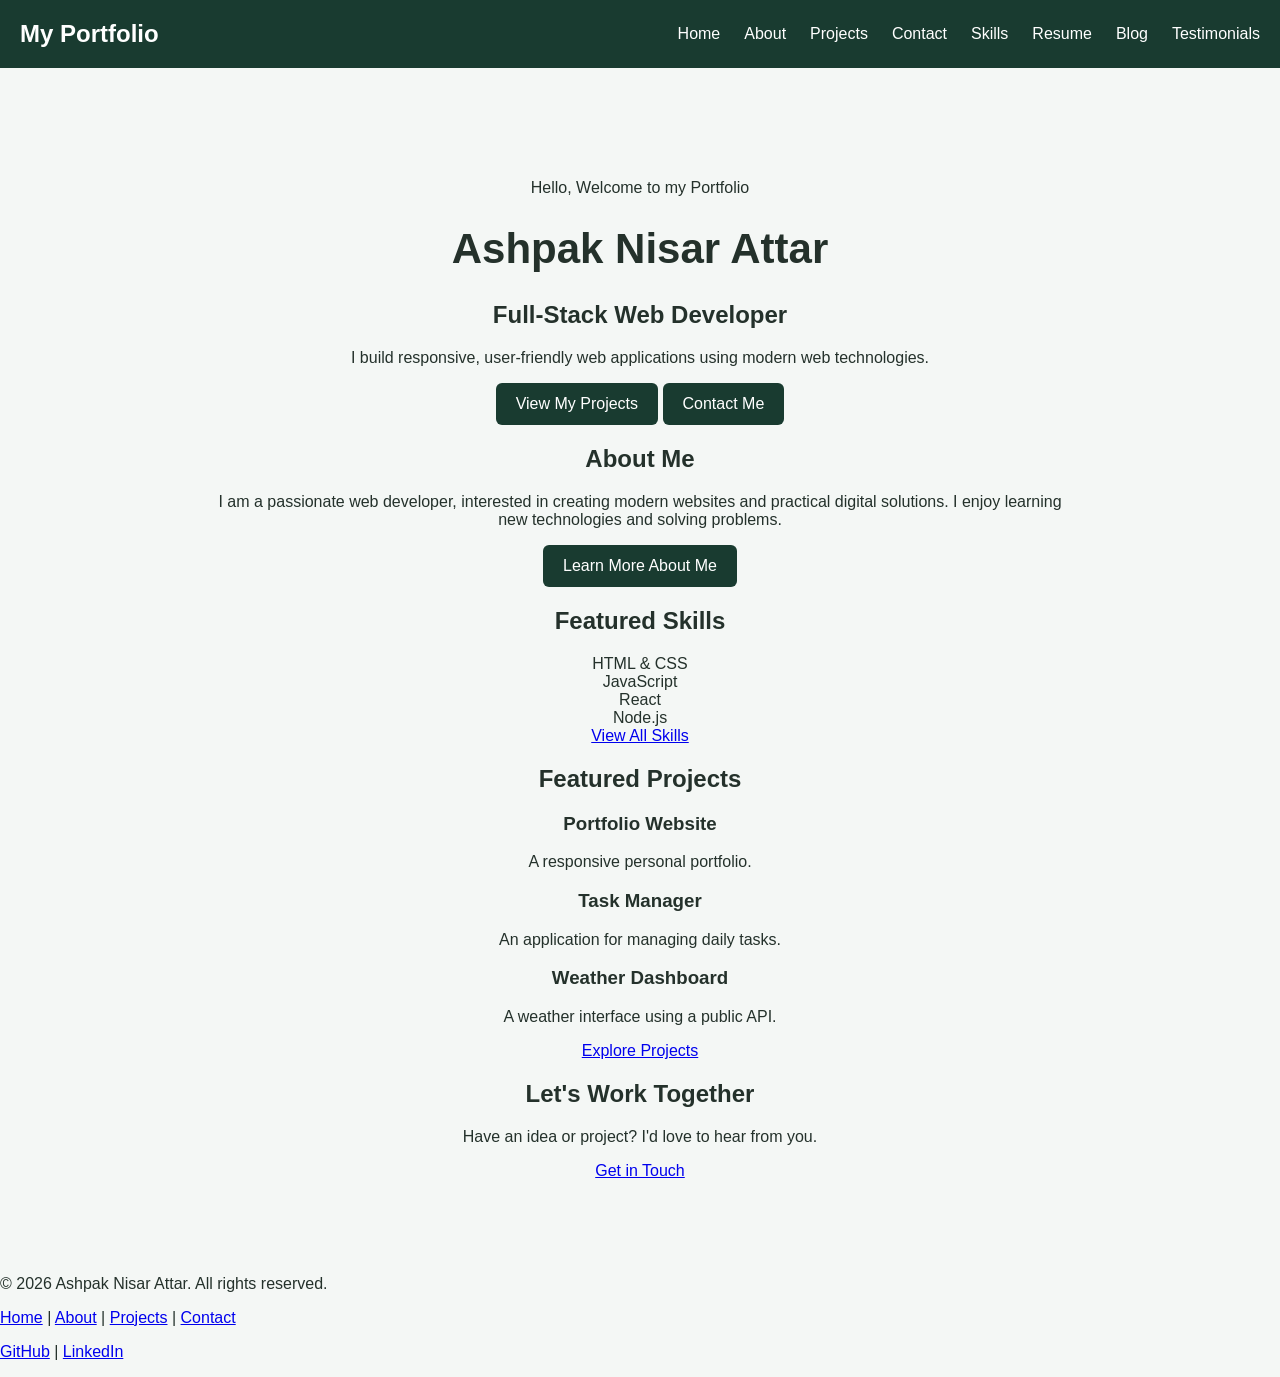
<file: index.html>
<meta charset="UTF-8">
  <meta name="viewport" content="width=device-width, initial-scale=1.0">
  <title>My Portfolio | Web Developer</title>
  <link rel="stylesheet" href="style.css">
</head>
<body>
    <header>
  <nav>
    <h2>My Portfolio</h2>
    <a href="index.html">Home</a>
    <a href="about.html">About</a>
    <a href="projects.html">Projects</a>
    <a href="contact.html">Contact</a>
    <a href="skills.html">Skills</a>
    <a href="resume.html">Resume</a>
    <a href="blog.html">Blog</a>
    <a href="testimonials.html">Testimonials</a>
    
  </nav>
</header>

  <main class="hero">
    <p>Hello, Welcome to my Portfolio</p>
    <h1>Ashpak Nisar Attar</h1>
    <h2>Full-Stack Web Developer</h2>
    <p>I build responsive, user-friendly web applications
        using modern web technologies.</p>
    <a class="button" href="projects.html">View My Projects</a>
    <a class="button" href="contact.html">Contact Me</a>
    <section class="page">
        <h2>About Me</h2>
        <p>
          I am a passionate web developer, interested in creating
          modern websites and practical digital solutions.
          I enjoy learning new technologies and solving problems.
        </p>
        <a class="button" href="about.html">Learn More About Me</a>
      </section>
  
      <section class="page">
        <h2>Featured Skills</h2>
        <div class="card-grid">
          <article class="card">HTML & CSS</article>
          <article class="card">JavaScript</article>
          <article class="card">React</article>
          <article class="card">Node.js</article>
        </div>
        <a href="skills.html">View All Skills</a>
      </section>
  
      <section class="page">
        <h2>Featured Projects</h2>
        <div class="card-grid">
          <article class="card">
            <h3>Portfolio Website</h3>
            <p>A responsive personal portfolio.</p>
          </article>
          <article class="card">
            <h3>Task Manager</h3>
            <p>An application for managing daily tasks.</p>
          </article>
          <article class="card">
            <h3>Weather Dashboard</h3>
            <p>A weather interface using a public API.</p>
          </article>
        </div>
        <a href="projects.html">Explore Projects</a>
      </section>
  
      <section class="page">
        <h2>Let's Work Together</h2>
        <p>Have an idea or project? I'd love to hear from you.</p>
        <a class="btn" href="contact.html">Get in Touch</a>
      </section>
  </main>
  <footer class="footer">
    <p>&copy; 2026 Ashpak Nisar Attar. All rights reserved.</p>
    <p>
      <a href="index.html">Home</a> |
      <a href="about.html">About</a> |
      <a href="projects.html">Projects</a> |
      <a href="contact.html">Contact</a>
    </p>
    <p>
      <a href="https://github.com/yourusername">GitHub</a> |
      <a href="https://linkedin.com/in/yourusername">LinkedIn</a>
    </p>
  </footer>

  <script src="script.js"></script>
</body>
</html>
</file>
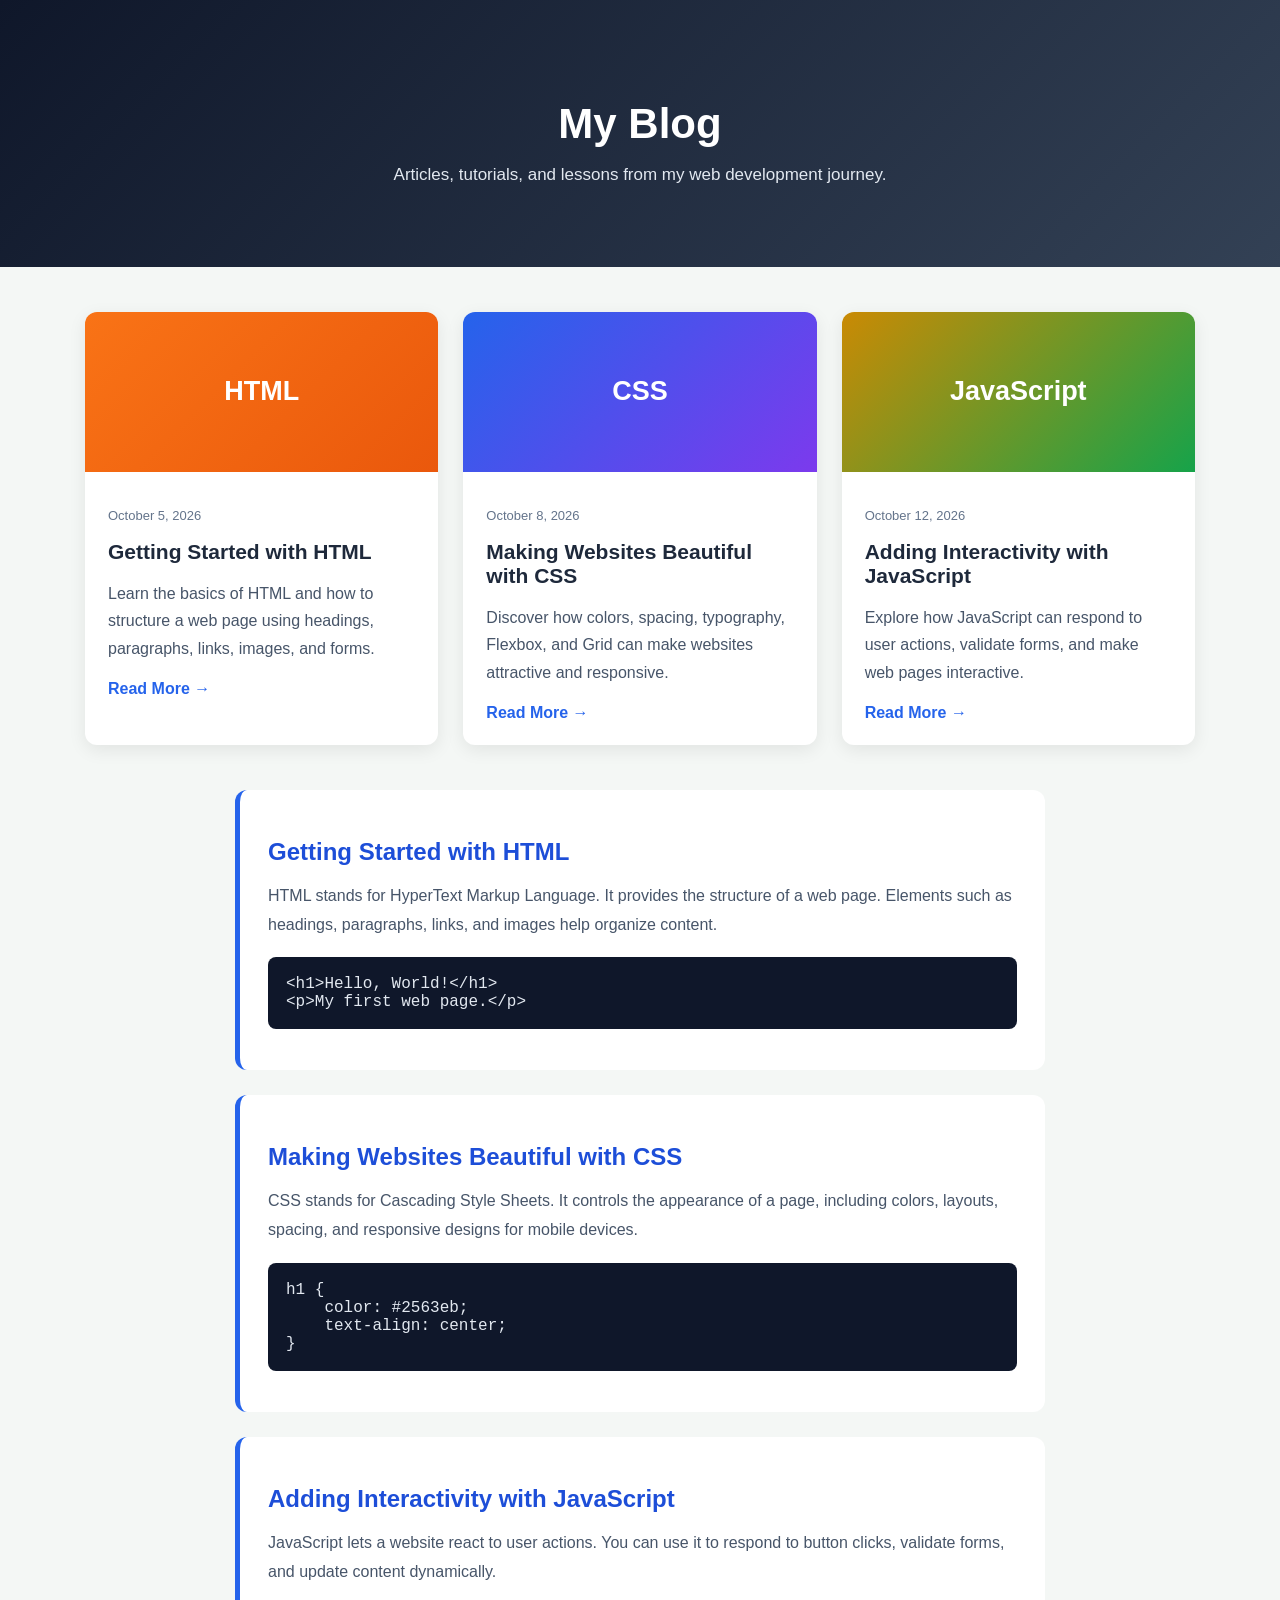
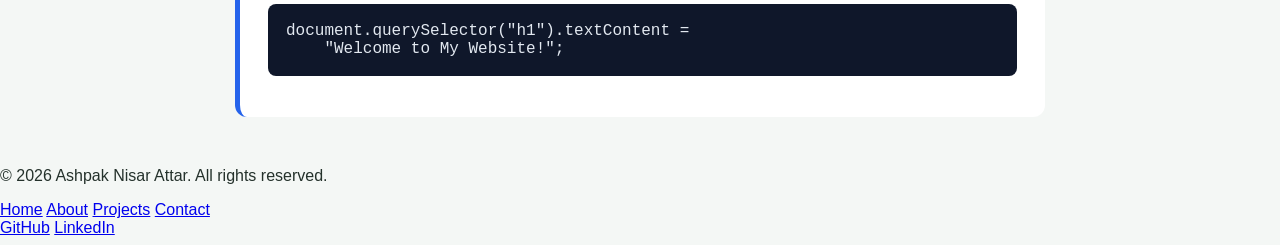
<file: blog.html>
<!DOCTYPE html>
<html lang="en">
<head>
    <meta charset="UTF-8">
    <meta name="viewport" content="width=device-width, initial-scale=1.0">
    <title>Blog | My Portfolio</title>
    <link rel="stylesheet" href="style.css">
</head>
<body>
    <!-- Blog Hero -->
    <section class="blog-hero">
        <h1>My Blog</h1>
        <p>Articles, tutorials, and lessons from my web development journey.</p>
    </section>

    <!-- Blog Posts -->
    <main class="blog-container">

        <article class="blog-card">
            <div class="blog-image blog-image-one">
                <span>HTML</span>
            </div>

            <div class="blog-content">
                <p class="blog-date">October 5, 2026</p>
                <h2>Getting Started with HTML</h2>
                <p>
                    Learn the basics of HTML and how to structure a web page
                    using headings, paragraphs, links, images, and forms.
                </p>
                <a href="#html-article" class="read-more">Read More →</a>
            </div>
        </article>

        <article class="blog-card">
            <div class="blog-image blog-image-two">
                <span>CSS</span>
            </div>

            <div class="blog-content">
                <p class="blog-date">October 8, 2026</p>
                <h2>Making Websites Beautiful with CSS</h2>
                <p>
                    Discover how colors, spacing, typography, Flexbox,
                    and Grid can make websites attractive and responsive.
                </p>
                <a href="#css-article" class="read-more">Read More →</a>
            </div>
        </article>

        <article class="blog-card">
            <div class="blog-image blog-image-three">
                <span>JavaScript</span>
            </div>

            <div class="blog-content">
                <p class="blog-date">October 12, 2026</p>
                <h2>Adding Interactivity with JavaScript</h2>
                <p>
                    Explore how JavaScript can respond to user actions,
                    validate forms, and make web pages interactive.
                </p>
                <a href="#js-article" class="read-more">Read More →</a>
            </div>
        </article>

    </main>

    <!-- Article Preview Sections -->
    <section class="blog-articles">

        <article id="html-article" class="blog-article">
            <h2>Getting Started with HTML</h2>
            <p>
                HTML stands for HyperText Markup Language. It provides the
                structure of a web page. Elements such as headings,
                paragraphs, links, and images help organize content.
            </p>
            <pre><code>&lt;h1&gt;Hello, World!&lt;/h1&gt;
&lt;p&gt;My first web page.&lt;/p&gt;</code></pre>
        </article>

        <article id="css-article" class="blog-article">
            <h2>Making Websites Beautiful with CSS</h2>
            <p>
                CSS stands for Cascading Style Sheets. It controls the
                appearance of a page, including colors, layouts, spacing,
                and responsive designs for mobile devices.
            </p>
            <pre><code>h1 {
    color: #2563eb;
    text-align: center;
}</code></pre>
        </article>

        <article id="js-article" class="blog-article">
            <h2>Adding Interactivity with JavaScript</h2>
            <p>
                JavaScript lets a website react to user actions. You can
                use it to respond to button clicks, validate forms,
                and update content dynamically.
            </p>
            <pre><code>document.querySelector("h1").textContent =
    "Welcome to My Website!";</code></pre>
        </article>

    </section>

    <!-- Footer -->
    <footer class="footer">
        <p>&copy; 2026 Ashpak Nisar Attar. All rights reserved.</p>

        <div class="footer-links">
            <a href="index.html">Home</a>
            <a href="about.html">About</a>
            <a href="projects.html">Projects</a>
            <a href="contact.html">Contact</a>
        </div>

        <div class="social-links">
            <a href="https://github.com/yourusername"
               target="_blank" rel="noopener noreferrer">GitHub</a>
            <a href="https://linkedin.com/in/yourusername"
               target="_blank" rel="noopener noreferrer">LinkedIn</a>
        </div>
    </footer>

    <script src="script.js"></script>
</body>
</html>
</file>
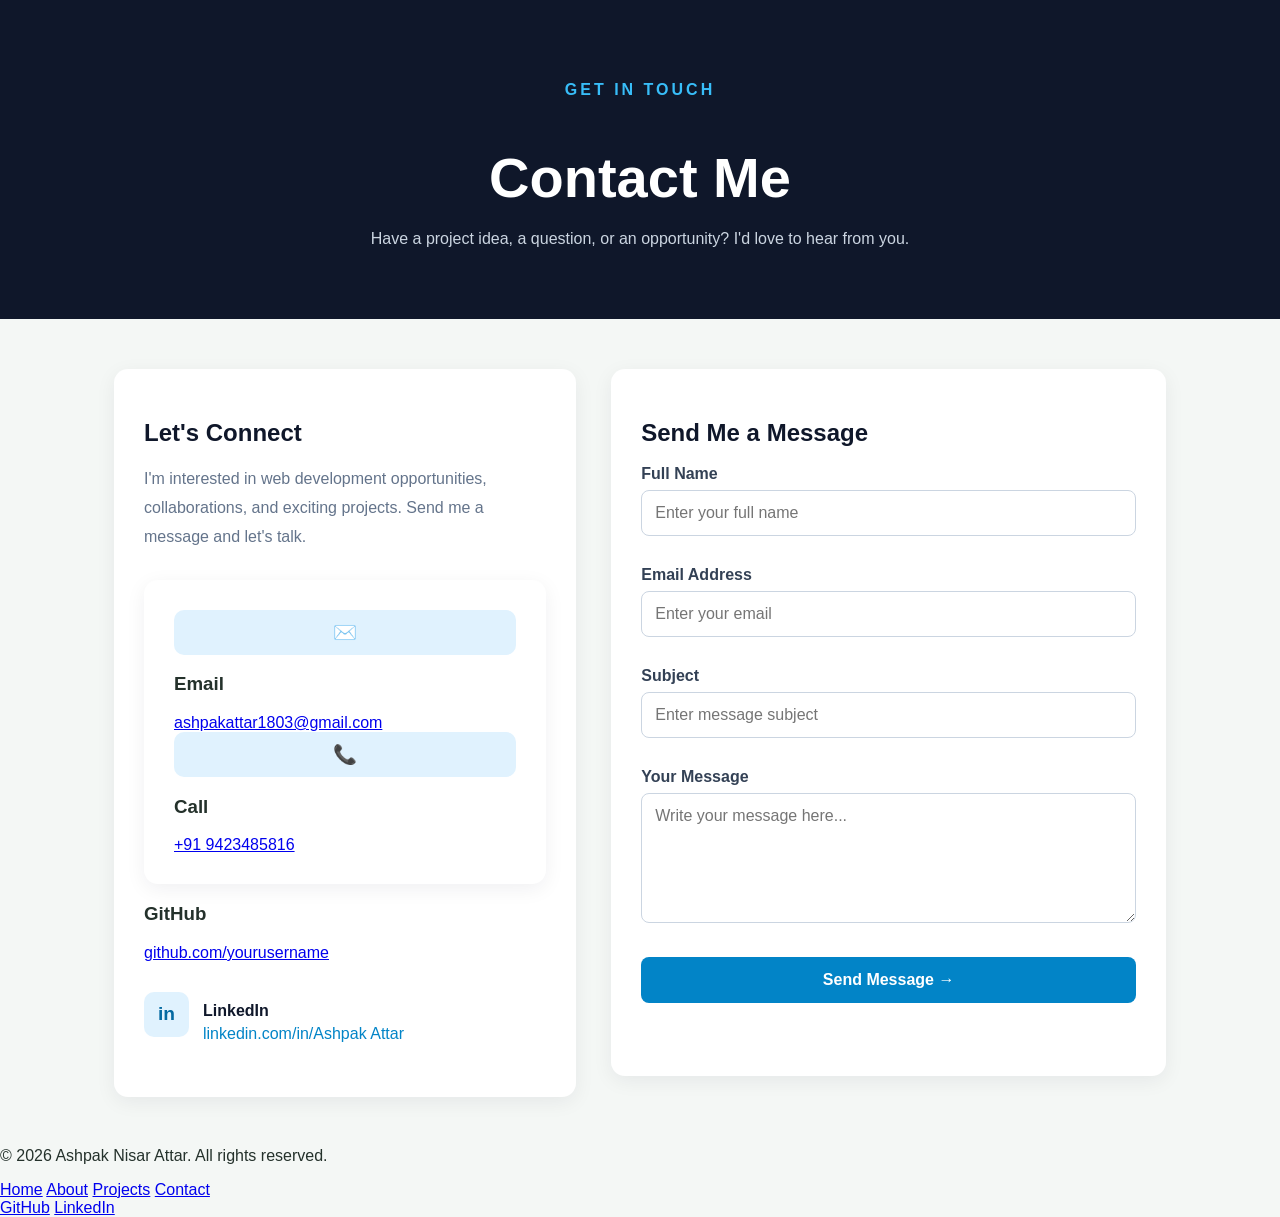
<file: contact.html>
<!DOCTYPE html>
<html lang="en">
<head>
    <meta charset="UTF-8">
    <meta name="viewport" content="width=device-width, initial-scale=1.0">

    <title>Contact Me | My Portfolio</title>
    <link rel="stylesheet" href="style.css">
</head>
<body>

    <!-- Contact Hero -->
    <section class="contact-hero">
        <p class="eyebrow">GET IN TOUCH</p>
        <h1>Contact Me</h1>
        <p>
            Have a project idea, a question, or an opportunity?
            I'd love to hear from you.
        </p>
    </section>

    <main class="contact-container">

        <!-- Contact Information -->
        <section class="contact-info">
            <h2>Let's Connect</h2>

            <p>
                I'm interested in web development opportunities,
                collaborations, and exciting projects.
                Send me a message and let's talk.
            </p>

            <div class="contact-info">

                <!-- Email Icon -->
                <div class="contact-item">
                    <div class="contact-icon">
                        ✉️
                    </div>
                    <h3>Email</h3>
                    <a href="mailto:your.email@example.com">
                        ashpakattar1803@gmail.com
                    </a>
                </div>
            
                <!-- Call Icon -->
                <div class="contact-item">
                    <div class="contact-icon">
                        📞
                    </div>
                    <h3>Call</h3>
                    <a href="tel:+919876543210">
                        +91 9423485816
                    </a>
                </div>
            
            </div>
                    <h3>GitHub</h3>
                    <a href="https://github.com/yourusername"
                       target="_blank" rel="noopener noreferrer">
                        github.com/yourusername
                    </a>
                </div>
            </div>

            <div class="contact-detail">
                <span class="contact-icon">in</span>
                <div>
                    <h3>LinkedIn</h3>
                    <a href="https://linkedin.com/in/yourusername"
                       target="_blank" rel="noopener noreferrer">
                        linkedin.com/in/Ashpak Attar
                    </a>
                </div>
            </div>
        </section>

        <!-- Contact Form -->
        <section class="contact-form-section">
            <h2>Send Me a Message</h2>

            <form id="contact-form">
                <div class="form-group">
                    <label for="name">Full Name</label>
                    <input
                        type="text"
                        id="name"
                        name="name"
                        placeholder="Enter your full name"
                        autocomplete="name"
                        required
                    >
                </div>

                <div class="form-group">
                    <label for="email">Email Address</label>
                    <input
                        type="email"
                        id="email"
                        name="email"
                        placeholder="Enter your email"
                        autocomplete="email"
                        required
                    >
                </div>

                <div class="form-group">
                    <label for="subject">Subject</label>
                    <input
                        type="text"
                        id="subject"
                        name="subject"
                        placeholder="Enter message subject"
                        required
                    >
                </div>

                <div class="form-group">
                    <label for="message">Your Message</label>
                    <textarea
                        id="message"
                        name="message"
                        rows="5"
                        placeholder="Write your message here..."
                        required
                    ></textarea>
                </div>

                <button type="submit" class="submit-btn">
                    Send Message →
                </button>

                <p id="form-status" role="status"
                   aria-live="polite"></p>
            </form>
        </section>

    </main>

    <!-- Footer -->
    <footer class="footer">
        <p>&copy; 2026 Ashpak Nisar Attar. All rights reserved.</p>

        <div class="footer-links">
            <a href="index.html">Home</a>
            <a href="about.html">About</a>
            <a href="projects.html">Projects</a>
            <a href="contact.html">Contact</a>
        </div>

        <div class="social-links">
            <a href="https://github.com/yourusername"
               target="_blank" rel="noopener noreferrer">GitHub</a>
            <a href="https://linkedin.com/in/yourusername"
               target="_blank" rel="noopener noreferrer">LinkedIn</a>
        </div>
    </footer>

    <script src="script.js"></script>
</body>
</html>
</file>
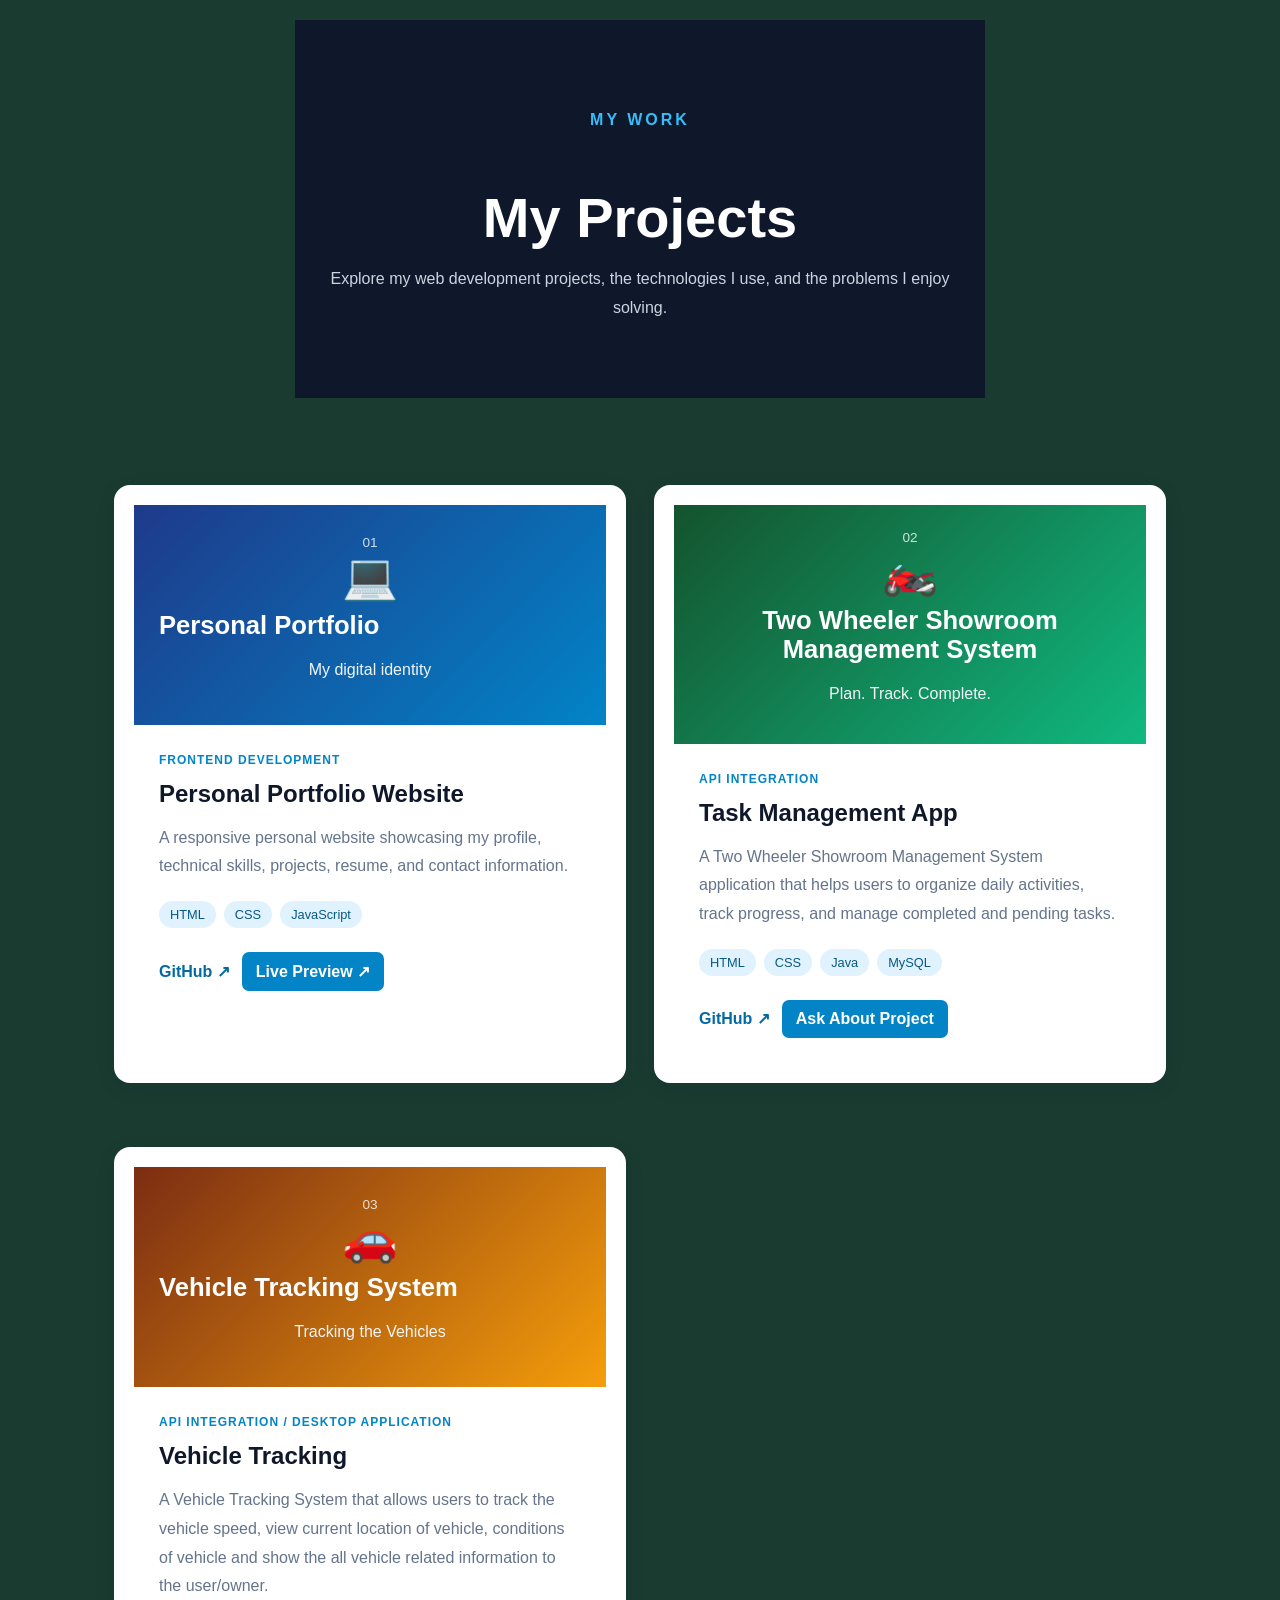
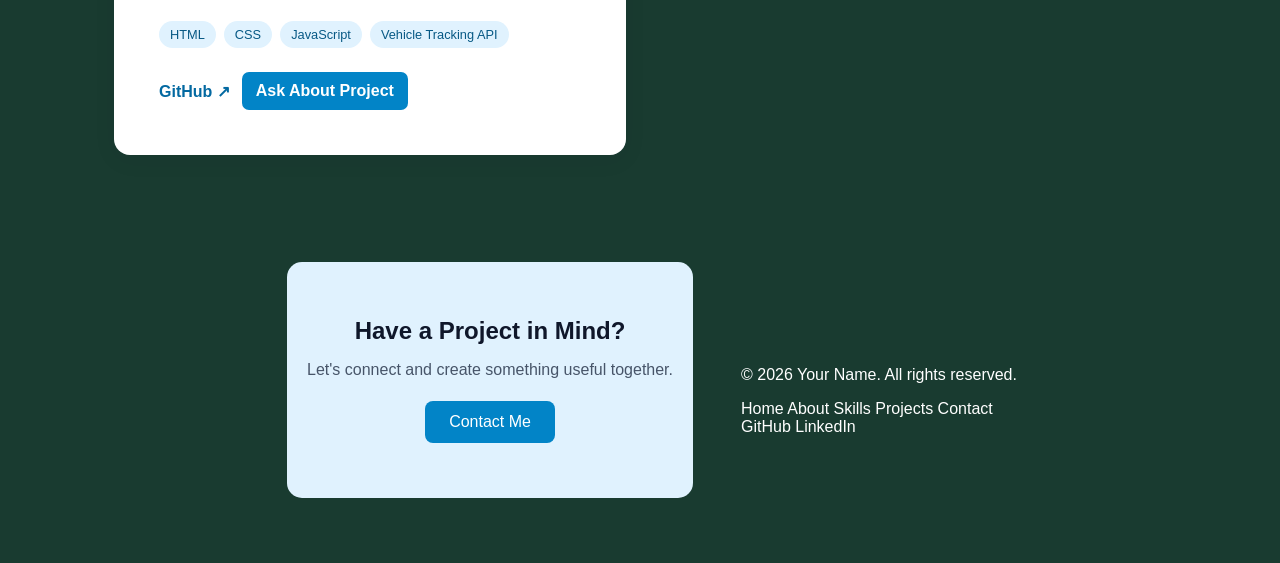
<file: projects.html>
<!DOCTYPE html>
<html lang="en">
<head>
    <meta charset="UTF-8">
    <meta name="viewport" content="width=device-width, initial-scale=1.0">

    <title>My Skills | My Portfolio</title>
    <link rel="stylesheet" href="style.css">
</head>
<body>

    <!-- Navigation Bar -->
    <header>
        <nav class="navbar">
<section class="projects-hero">
    <p class="eyebrow">MY WORK</p>
    <h1>My Projects</h1>
    <p>
        Explore my web development projects, the technologies
        I use, and the problems I enjoy solving.
    </p>
</section>

<main class="projects-container">

    <article class="project-card">
        <div class="project-visual portfolio-visual">
            <span class="project-number">01</span>
            <span class="visual-icon">💻</span>
            <h2>Personal Portfolio</h2>
            <p>My digital identity</p>
        </div>

        <div class="project-content">
            <span class="project-category">Frontend Development</span>
            <h2>Personal Portfolio Website</h2>

            <p>
                A responsive personal website showcasing my
                profile, technical skills, projects, resume,
                and contact information.
            </p>

            <div class="tech-stack">
                <span>HTML</span>
                <span>CSS</span>
                <span>JavaScript</span>
            </div>

            <div class="project-links">
                <a href="https://github.com/yourusername/portfolio"
                   target="_blank" rel="noopener noreferrer">
                    GitHub ↗
                </a>
                <a href="index.html" class="demo-btn">
                    Live Preview ↗
                </a>
            </div>
        </div>
    </article>
    
    <article class="project-card">
        <div class="project-visual task-visual">
            <span class="project-number">02</span>
            <span class="visual-icon">🏍️</span>
            <h2>Two Wheeler Showroom Management System</h2>
            <p>Plan. Track. Complete.</p>
        </div>

        <div class="project-content">
            <span class="project-category">API Integration</span>
            <h2>Task Management App</h2>

            <p>
                A Two Wheeler Showroom Management System application that helps users
                to organize daily activities, track progress,
                and manage completed and pending tasks.
            </p>

            <div class="tech-stack">
                <span>HTML</span>
                <span>CSS</span>
                <span>Java</span>
                <span>MySQL</span>
            </div>

            <div class="project-links">
                <a href="https://github.com/yourusername/task-manager"
                   target="_blank" rel="noopener noreferrer">
                    GitHub ↗
                </a>
                <a href="contact.html" class="demo-btn">
                    Ask About Project
                </a>
            </div>
        </div>
    </article>

    <!-- Project 3 -->
    <article class="project-card">
        <div class="project-visual weather-visual">
            <span class="project-number">03</span>
            <span class="visual-icon">🚗</span>
            <h2>Vehicle Tracking System</h2>
            <p>Tracking the Vehicles</p>
        </div>

        <div class="project-content">
            <span class="project-category">API Integration / Desktop Application</span>
            <h2>Vehicle Tracking</h2>

            <p>
                A Vehicle Tracking System that allows users to
                track the vehicle speed, view current location of vehicle,
                 conditions of vehicle and show the all vehicle related information to the user/owner.
            </p>

            <div class="tech-stack">
                <span>HTML</span>
                <span>CSS</span>
                <span>JavaScript</span>
                <span> Vehicle Tracking API</span>
            </div>

            <div class="project-links">
                <a href="https://github.com/yourusername/weather-dashboard"
                   target="_blank" rel="noopener noreferrer">
                    GitHub ↗
                </a>
                <a href="contact.html" class="demo-btn">
                    Ask About Project
                </a>
            </div>
        </div>
    </article>

</main>

<!-- Call to Action -->
<section class="projects-cta">
    <h2>Have a Project in Mind?</h2>
    <p>
        Let's connect and create something useful together.
    </p>
    <a href="contact.html" class="cta-btn">Contact Me</a>
</section>

<!-- Footer -->
<footer class="footer">
    <p>&copy; 2026 Your Name. All rights reserved.</p>

    <div class="footer-links">
        <a href="index.html">Home</a>
        <a href="about.html">About</a>
        <a href="skills.html">Skills</a>
        <a href="projects.html">Projects</a>
        <a href="contact.html">Contact</a>
    </div>

    <div class="social-links">
        <a href="https://github.com/yourusername"
           target="_blank" rel="noopener noreferrer">GitHub</a>
        <a href="https://linkedin.com/in/yourusername"
           target="_blank" rel="noopener noreferrer">LinkedIn</a>
    </div>
</footer>

<script src="script.js"></script>
</body>
</html>
</file>
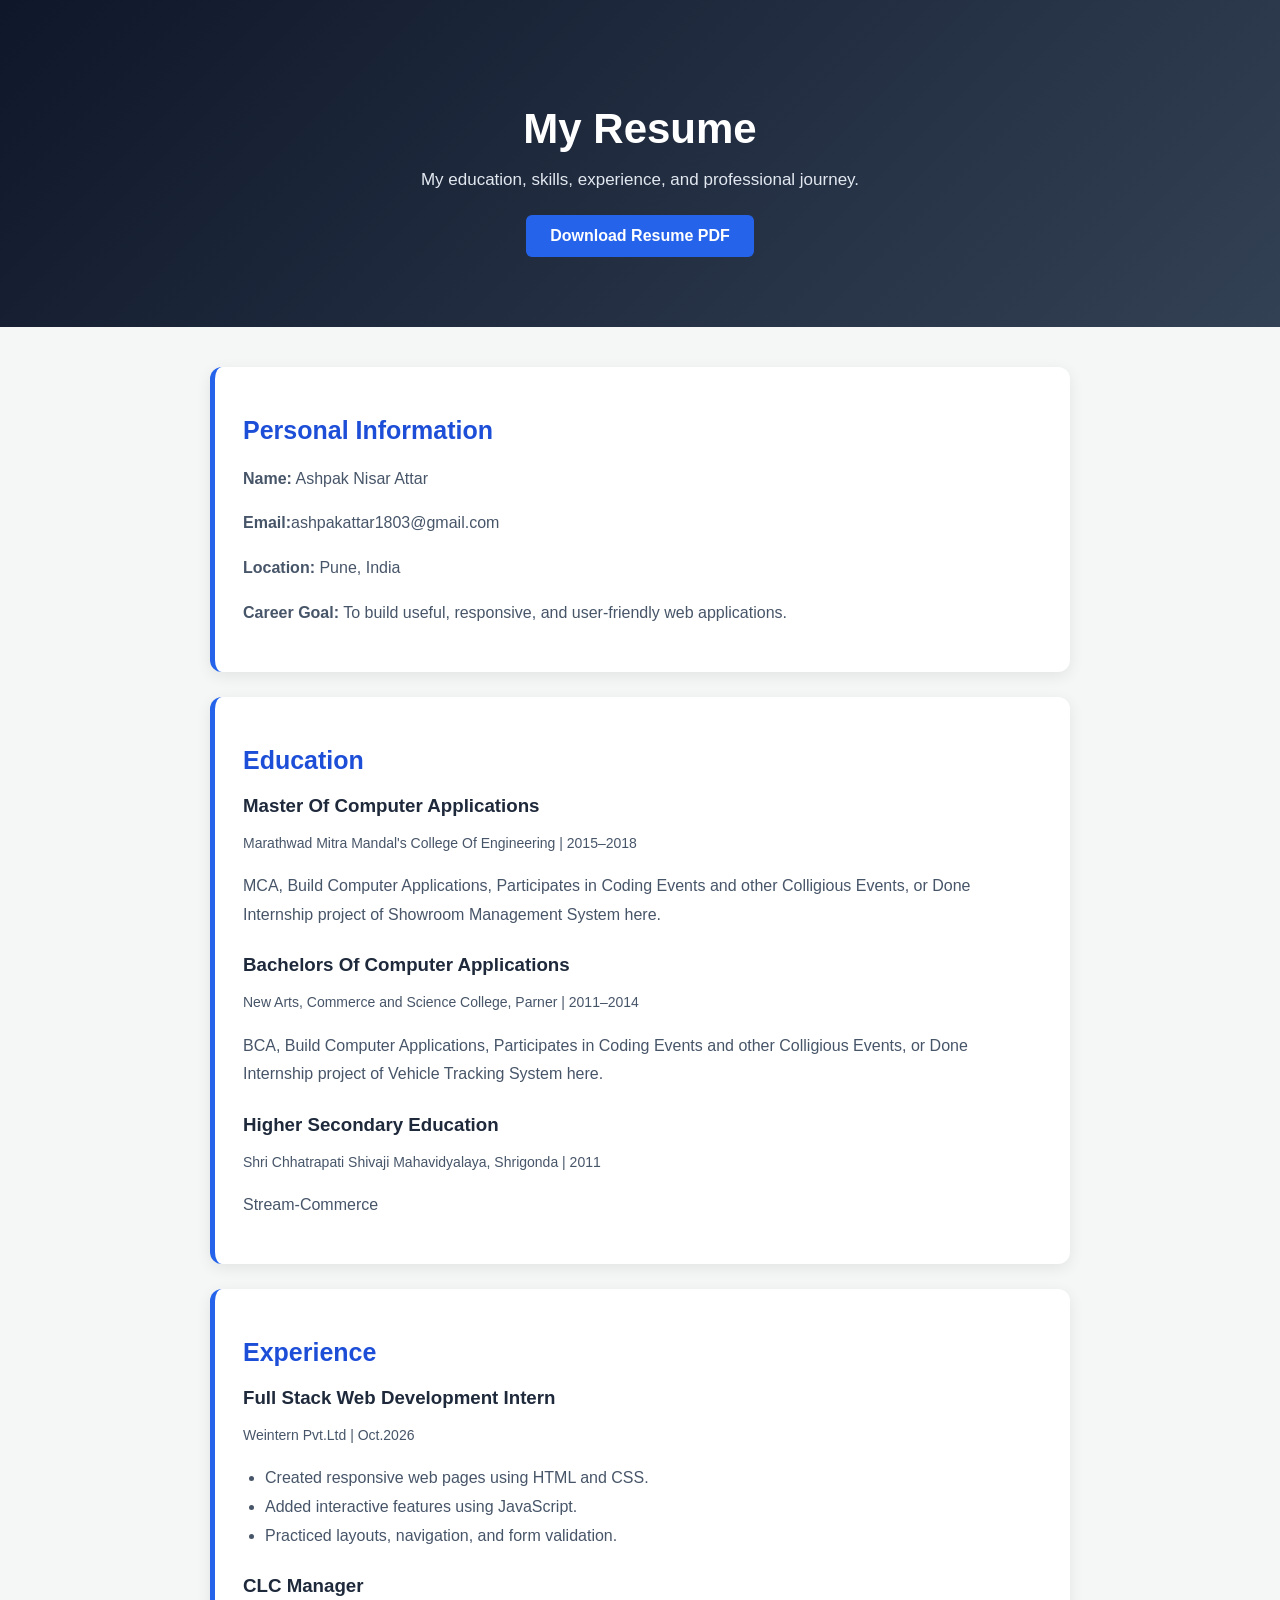
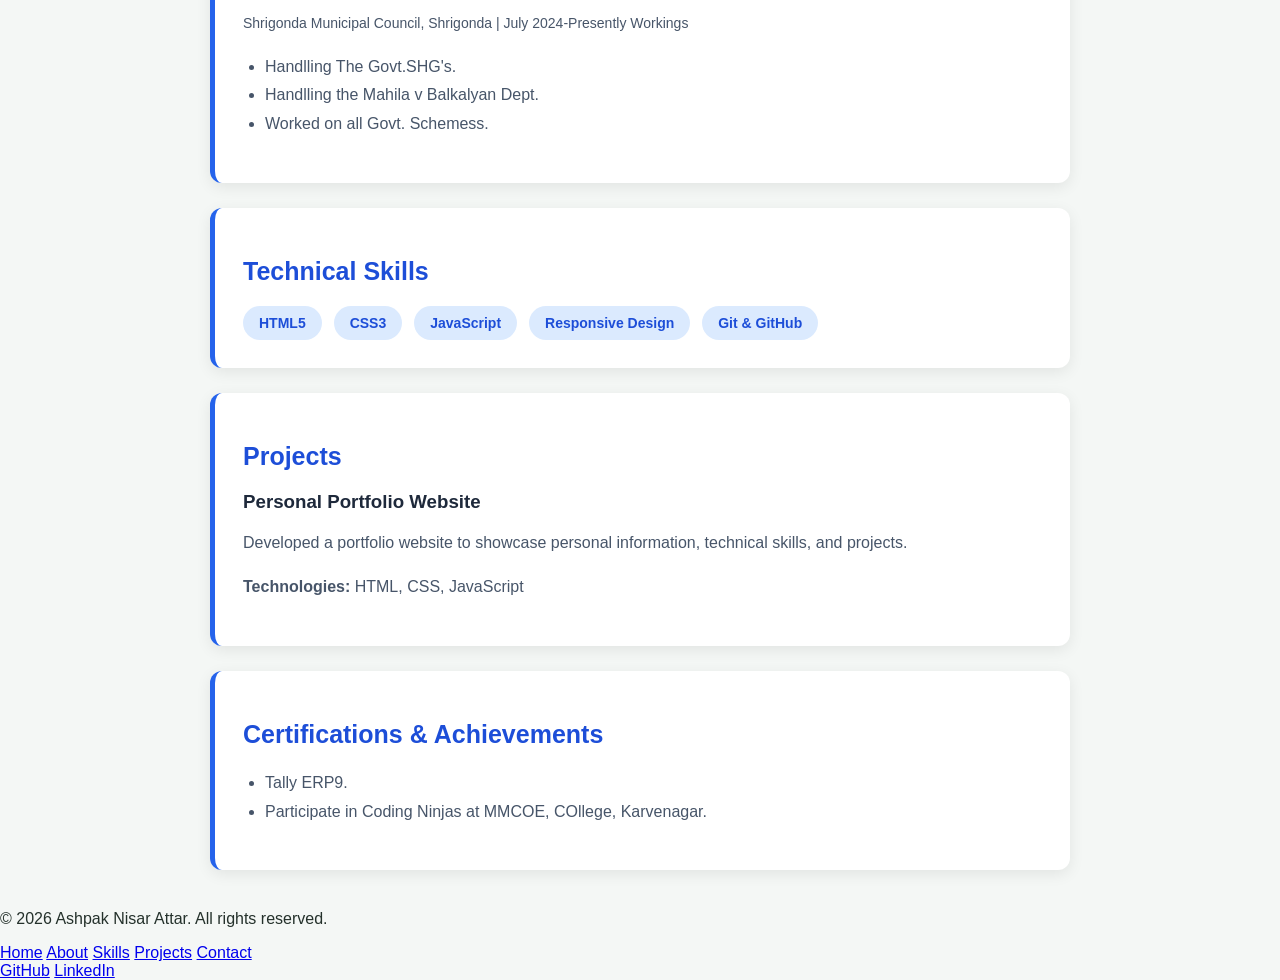
<file: resume.html>
<!DOCTYPE html>
<html lang="en">
<head>
    <meta charset="UTF-8">
    <meta name="viewport" content="width=device-width, initial-scale=1.0">
    <title>Resume | My Portfolio</title>
    <link rel="stylesheet" href="style.css">
</head>
<body>

    <!-- Resume Hero -->
    <section class="resume-hero">
        <h1>My Resume</h1>
        <p>My education, skills, experience, and professional journey.</p>

        <a href="resume.pdf" download class="btn">
            Download Resume PDF
        </a>
    </section>

    <main class="resume-container">

        <!-- Personal Information -->
        <section class="resume-section">
            <h2>Personal Information</h2>
            <p><strong>Name:</strong> Ashpak Nisar Attar</p>
            <p><strong>Email:</strong>ashpakattar1803@gmail.com</p>
            <p><strong>Location:</strong> Pune, India</p>
            <p><strong>Career Goal:</strong> To build useful, responsive,
                and user-friendly web applications.</p>
        </section>

        <!-- Education -->
        <section class="resume-section">
            <h2>Education</h2>

            <div class="resume-item">
                <h3>Master Of Computer Applications</h3>
                <p class="resume-meta">Marathwad Mitra Mandal's College Of Engineering | 2015–2018</p>
                <p>
                   MCA, Build Computer Applications, Participates in Coding Events and other Colligious Events,
                    or Done Internship project of Showroom Management System here.
                </p>
            </div>
            <div class="resume-item">
                <h3>Bachelors Of Computer Applications</h3>
                <p class="resume-meta">New Arts, Commerce and Science College, Parner | 2011–2014</p>
                <p>
                   BCA, Build Computer Applications, Participates in Coding Events and other Colligious Events,
                    or Done Internship project of Vehicle Tracking System here.
                </p>
            </div>

            <div class="resume-item">
                <h3>Higher Secondary Education</h3>
                <p class="resume-meta">Shri Chhatrapati Shivaji Mahavidyalaya, Shrigonda | 2011</p>
                <p>Stream-Commerce</p>
            </div>
        </section>

        <!-- Experience -->
        <section class="resume-section">
            <h2>Experience</h2>

            <div class="resume-item">
                <h3> Full Stack Web Development Intern</h3>
                <p class="resume-meta">Weintern Pvt.Ltd | Oct.2026</p>
                <ul>
                    <li>Created responsive web pages using HTML and CSS.</li>
                    <li>Added interactive features using JavaScript.</li>
                    <li>Practiced layouts, navigation, and form validation.</li>
                </ul>
            </div>
            <div class="resume-item">
                <h3> CLC Manager</h3>
                <p class="resume-meta">Shrigonda Municipal Council, Shrigonda | July 2024-Presently Workings</p>
                <ul>
                    <li>Handlling The Govt.SHG's.</li>
                    <li>Handlling the Mahila v Balkalyan Dept.</li>
                    <li>Worked on all Govt. Schemess.</li>
                </ul>
            </div>

            <!-- If you have no work experience, describe your learning
                 and personal projects honestly instead. -->
        </section>

        <!-- Technical Skills -->
        <section class="resume-section">
            <h2>Technical Skills</h2>

            <div class="resume-skills">
                <span>HTML5</span>
                <span>CSS3</span>
                <span>JavaScript</span>
                <span>Responsive Design</span>
                <span>Git & GitHub</span>
            </div>
        </section>

        <!-- Projects -->
        <section class="resume-section">
            <h2>Projects</h2>

            <div class="resume-item">
                <h3>Personal Portfolio Website</h3>
                <p>
                    Developed a portfolio website to showcase personal
                    information, technical skills, and projects.
                </p>
                <p><strong>Technologies:</strong> HTML, CSS, JavaScript</p>
            </div>
        </section>

        <!-- Certifications -->
        <section class="resume-section">
            <h2>Certifications & Achievements</h2>
            <ul>
                <li>Tally ERP9.</li>
                <li> Participate in Coding Ninjas at MMCOE, COllege, Karvenagar.</li>
            </ul>
        </section>

    </main>

    <footer class="footer">
        <p>&copy; 2026 Ashpak Nisar Attar. All rights reserved.</p>
    
        <div class="footer-links">
            <a href="index.html">Home</a>
            <a href="about.html">About</a>
            <a href="skills.html">Skills</a>
            <a href="projects.html">Projects</a>
            <a href="contact.html">Contact</a>
        </div>
    
        <div class="social-links">
            <a href="https://github.com/yourusername"
               target="_blank" rel="noopener noreferrer">GitHub</a>
            <a href="https://linkedin.com/in/yourusername"
               target="_blank" rel="noopener noreferrer">LinkedIn</a>
        </div>
    </footer>
    
    <script src="script.js"></script>
    </body>
    </html>
</file>
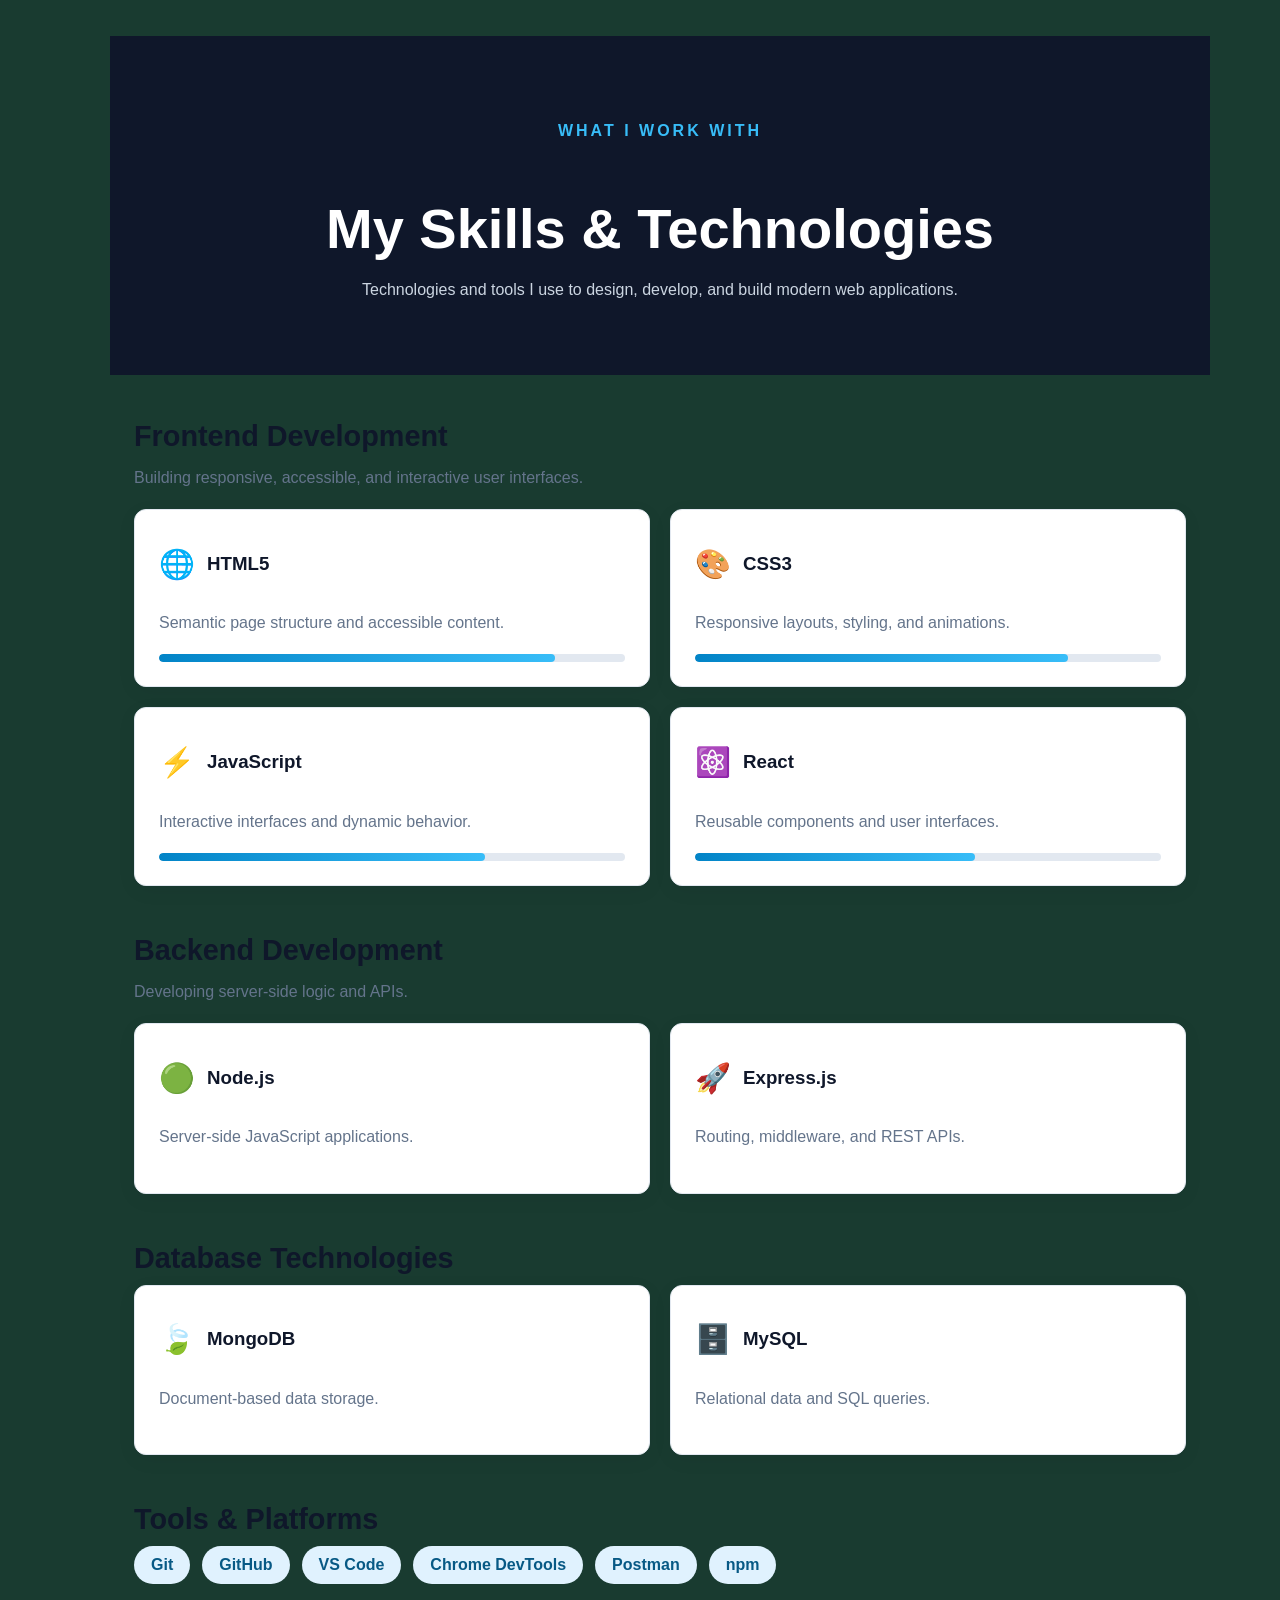
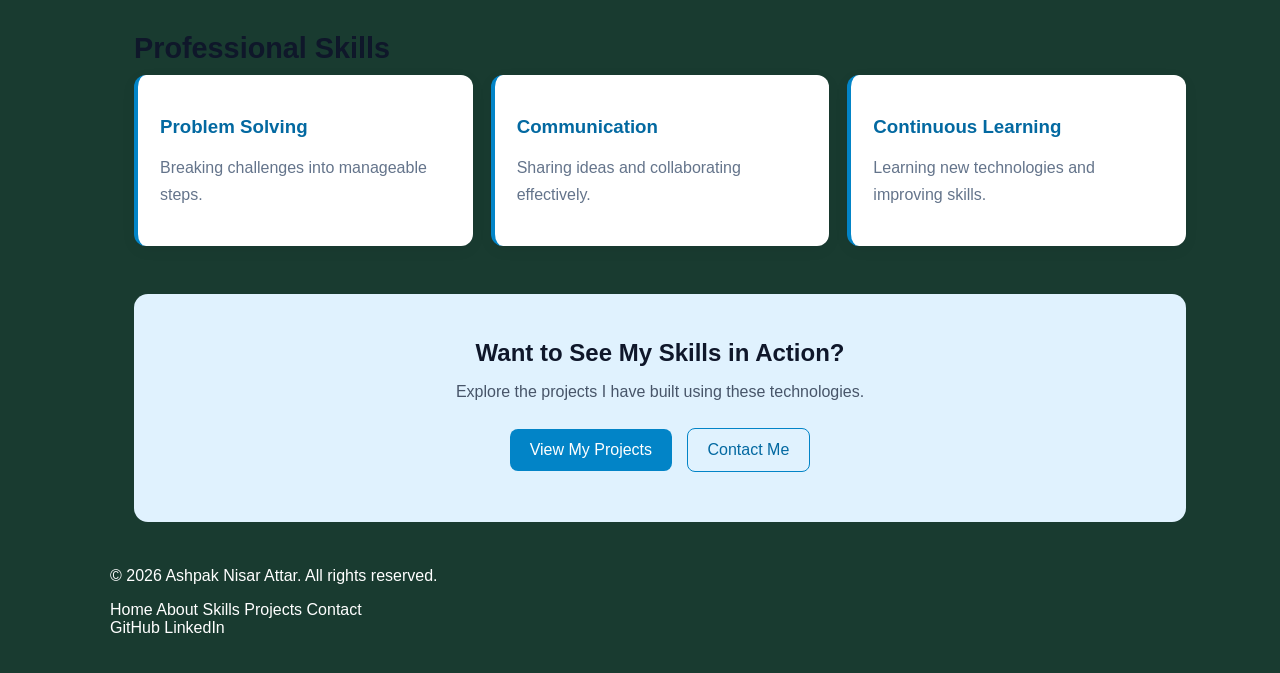
<file: skills.html>
<!DOCTYPE html>
<html lang="en">
<head>
    <meta charset="UTF-8">
    <meta name="viewport" content="width=device-width, initial-scale=1.0">

    <title>My Skills | My Portfolio</title>
    <link rel="stylesheet" href="style.css">
</head>
<body>

    <!-- Navigation Bar -->
    <header>
        <nav class="navbar">
            

            <ul class="nav-links"><section class="skills-hero">
    <p class="eyebrow">WHAT I WORK WITH</p>
    <h1>My Skills & Technologies</h1>
    <p>
        Technologies and tools I use to design, develop,
        and build modern web applications.
    </p>
</section>

<main class="skills-container">

    <!-- Frontend Skills -->
    <section class="skills-section">
        <h2>Frontend Development</h2>
        <p class="section-description">
            Building responsive, accessible, and interactive
            user interfaces.
        </p>

        <div class="skills-grid">
            <article class="skill-card">
                <div class="skill-heading">
                    <span class="skill-icon">🌐</span>
                    <h3>HTML5</h3>
                </div>
                <p>Semantic page structure and accessible content.</p>
                <div class="skill-bar">
                    <div class="skill-progress" style="--level: 85%"></div>
                </div>
            </article>

            <article class="skill-card">
                <div class="skill-heading">
                    <span class="skill-icon">🎨</span>
                    <h3>CSS3</h3>
                </div>
                <p>Responsive layouts, styling, and animations.</p>
                <div class="skill-bar">
                    <div class="skill-progress" style="--level: 80%"></div>
                </div>
            </article>

            <article class="skill-card">
                <div class="skill-heading">
                    <span class="skill-icon">⚡</span>
                    <h3>JavaScript</h3>
                </div>
                <p>Interactive interfaces and dynamic behavior.</p>
                <div class="skill-bar">
                    <div class="skill-progress" style="--level: 70%"></div>
                </div>
            </article>

            <article class="skill-card">
                <div class="skill-heading">
                    <span class="skill-icon">⚛️</span>
                    <h3>React</h3>
                </div>
                <p>Reusable components and user interfaces.</p>
                <div class="skill-bar">
                    <div class="skill-progress" style="--level: 60%"></div>
                </div>
            </article>
        </div>
    </section>

    <!-- Backend Skills -->
    <section class="skills-section">
        <h2>Backend Development</h2>
        <p class="section-description">
            Developing server-side logic and APIs.
        </p>

        <div class="skills-grid">
            <article class="skill-card">
                <div class="skill-heading">
                    <span class="skill-icon">🟢</span>
                    <h3>Node.js</h3>
                </div>
                <p>Server-side JavaScript applications.</p>
            </article>

            <article class="skill-card">
                <div class="skill-heading">
                    <span class="skill-icon">🚀</span>
                    <h3>Express.js</h3>
                </div>
                <p>Routing, middleware, and REST APIs.</p>
            </article>
        </div>
    </section>

    <!-- Database Skills -->
    <section class="skills-section">
        <h2>Database Technologies</h2>

        <div class="skills-grid">
            <article class="skill-card">
                <div class="skill-heading">
                    <span class="skill-icon">🍃</span>
                    <h3>MongoDB</h3>
                </div>
                <p>Document-based data storage.</p>
            </article>

            <article class="skill-card">
                <div class="skill-heading">
                    <span class="skill-icon">🗄️</span>
                    <h3>MySQL</h3>
                </div>
                <p>Relational data and SQL queries.</p>
            </article>
        </div>
    </section>

    <!-- Tools -->
    <section class="skills-section">
        <h2>Tools & Platforms</h2>

        <div class="technology-list">
            <span>Git</span>
            <span>GitHub</span>
            <span>VS Code</span>
            <span>Chrome DevTools</span>
            <span>Postman</span>
            <span>npm</span>
        </div>
    </section>

    <!-- Professional Skills -->
    <section class="skills-section">
        <h2>Professional Skills</h2>

        <div class="professional-grid">
            <div class="professional-card">
                <h3>Problem Solving</h3>
                <p>Breaking challenges into manageable steps.</p>
            </div>

            <div class="professional-card">
                <h3>Communication</h3>
                <p>Sharing ideas and collaborating effectively.</p>
            </div>

            <div class="professional-card">
                <h3>Continuous Learning</h3>
                <p>Learning new technologies and improving skills.</p>
            </div>
        </div>
    </section>

    <!-- Call to Action -->
    <section class="skills-cta">
        <h2>Want to See My Skills in Action?</h2>
        <p>Explore the projects I have built using these technologies.</p>
        <a href="projects.html" class="skills-btn">View My Projects</a>
        <a href="contact.html" class="skills-btn outline-btn">
            Contact Me
        </a>
    </section>

</main>

<!-- Footer -->
<footer class="footer">
    <p>&copy; 2026 Ashpak Nisar Attar. All rights reserved.</p>

    <div class="footer-links">
        <a href="index.html">Home</a>
        <a href="about.html">About</a>
        <a href="skills.html">Skills</a>
        <a href="projects.html">Projects</a>
        <a href="contact.html">Contact</a>
    </div>

    <div class="social-links">
        <a href="https://github.com/yourusername"
           target="_blank" rel="noopener noreferrer">GitHub</a>
        <a href="https://linkedin.com/in/yourusername"
           target="_blank" rel="noopener noreferrer">LinkedIn</a>
    </div>
</footer>

<script src="script.js"></script>
</body>
</html>
</file>
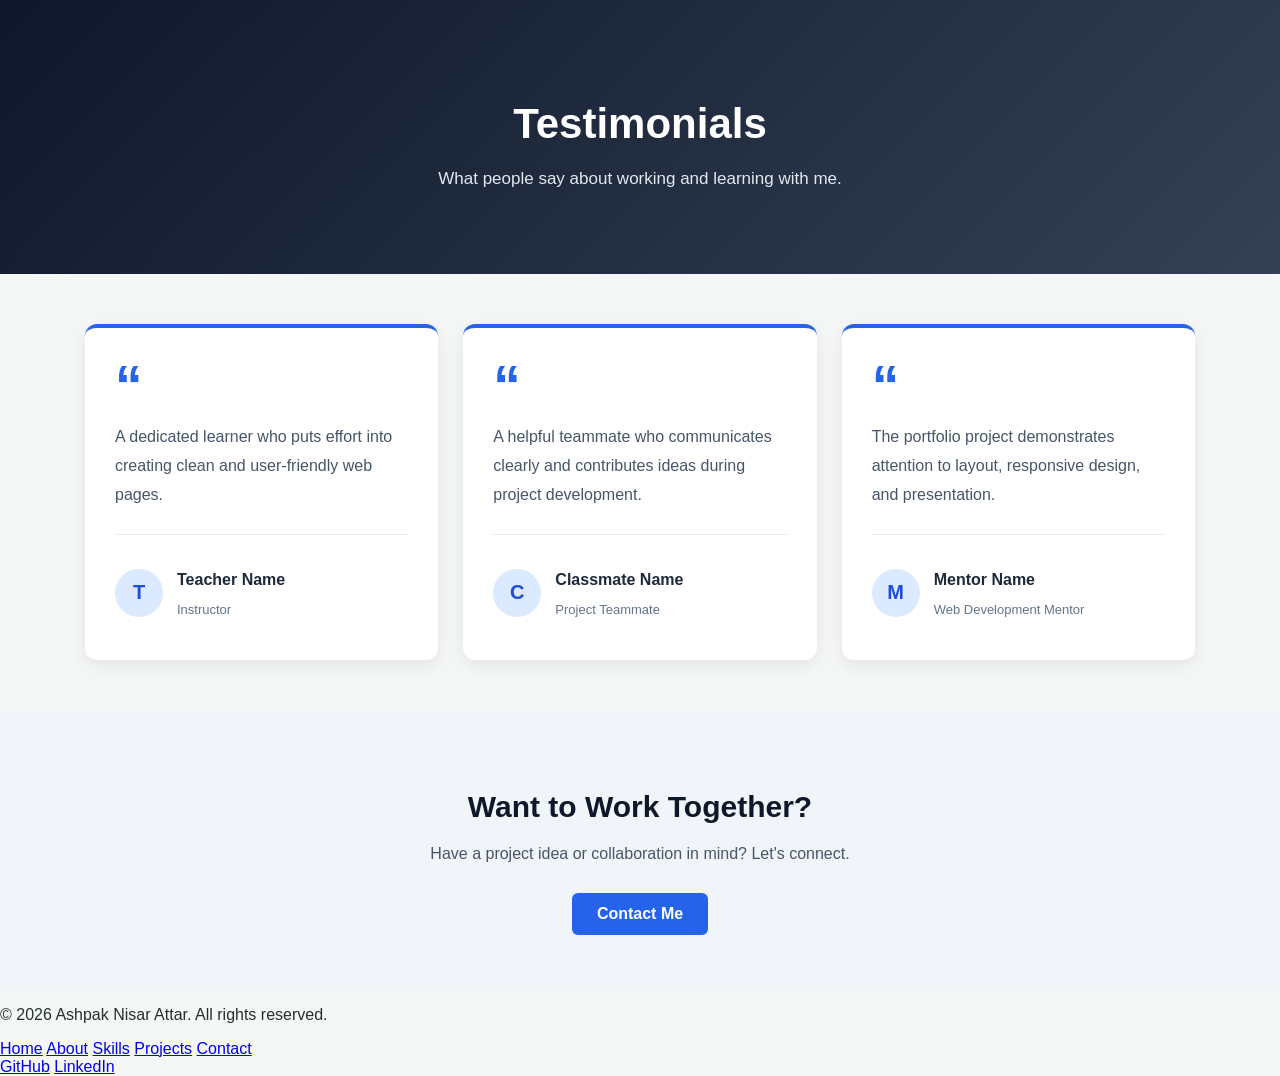
<file: testimonials.html>
<!DOCTYPE html>
<html lang="en">
<head>
    <meta charset="UTF-8">
    <meta name="viewport" content="width=device-width, initial-scale=1.0">
    <title>Testimonials | My Portfolio</title>
    <link rel="stylesheet" href="style.css">
</head>
<body>
    <!-- Hero Section -->
    <section class="testimonials-hero">
        <h1>Testimonials</h1>
        <p>What people say about working and learning with me.</p>
    </section>

    <!-- Testimonials -->
    <main class="testimonials-container">

        <article class="testimonial-card">
            <div class="quote-mark">“</div>
            <p class="testimonial-text">
                A dedicated learner who puts effort into creating
                clean and user-friendly web pages.
            </p>

            <div class="testimonial-person">
                <div class="testimonial-avatar">T</div>
                <div>
                    <h3>Teacher Name</h3>
                    <p>Instructor</p>
                </div>
            </div>
        </article>

        <article class="testimonial-card">
            <div class="quote-mark">“</div>
            <p class="testimonial-text">
                A helpful teammate who communicates clearly and
                contributes ideas during project development.
            </p>

            <div class="testimonial-person">
                <div class="testimonial-avatar">C</div>
                <div>
                    <h3>Classmate Name</h3>
                    <p>Project Teammate</p>
                </div>
            </div>
        </article>

        <article class="testimonial-card">
            <div class="quote-mark">“</div>
            <p class="testimonial-text">
                The portfolio project demonstrates attention to
                layout, responsive design, and presentation.
            </p>

            <div class="testimonial-person">
                <div class="testimonial-avatar">M</div>
                <div>
                    <h3>Mentor Name</h3>
                    <p>Web Development Mentor</p>
                </div>
            </div>
        </article>

    </main>

    <!-- Call to Action -->
    <section class="testimonial-cta">
        <h2>Want to Work Together?</h2>
        <p>Have a project idea or collaboration in mind? Let's connect.</p>
        <a href="contact.html" class="btn">Contact Me</a>
    </section>

    <footer class="footer">
        <p>&copy; 2026 Ashpak Nisar Attar. All rights reserved.</p>
    
        <div class="footer-links">
            <a href="index.html">Home</a>
            <a href="about.html">About</a>
            <a href="skills.html">Skills</a>
            <a href="projects.html">Projects</a>
            <a href="contact.html">Contact</a>
        </div>
    
        <div class="social-links">
            <a href="https://github.com/yourusername"
               target="_blank" rel="noopener noreferrer">GitHub</a>
            <a href="https://linkedin.com/in/yourusername"
               target="_blank" rel="noopener noreferrer">LinkedIn</a>
        </div>
    </footer>
    
    <script src="script.js"></script>
    </body>
    </html>
</file>
<file: style.css>
* {
    box-sizing: border-box;
  }
  
  body {
    margin: 0;
    font-family: Arial, sans-serif;
    background: #f4f7f5;
    color: #24312b;
  }
  
  nav {
    background: #193b30;
    color: white;
    padding: 20px;
    display: flex;
    align-items: center;
    justify-content: center;
    flex-wrap: wrap;
    gap: 24px;
  }
  
  nav h2 {
    margin: 0 auto 0 0;
  }
  
  nav a {
    color: white;
    text-decoration: none;
  }
  
  nav a:hover {
    color: #b9f36b;
  }
  
  .hero,
  .content {
    max-width: 900px;
    margin: 70px auto;
    padding: 25px;
  }
  
  .hero {
    text-align: center;
  }
  
  .hero h1 {
    font-size: 42px;
  }
  
  .button,
  button {
    display: inline-block;
    background: #193b30;
    color: white;
    padding: 12px 20px;
    border: none;
    border-radius: 6px;
    text-decoration: none;
    cursor: pointer;
  }
  
  .project-card {
    background: white;
    padding: 20px;
    margin: 18px 0;
    border-radius: 10px;
    box-shadow: 0 3px 12px #00000010;
  }
  
  form {
    display: grid;
    gap: 12px;
    max-width: 550px;
  }
  
  input,
  textarea {
    width: 100%;
    padding: 12px;
    border: 1px solid #ccd5ce;
    border-radius: 6px;
    font: inherit;
  }
  
  textarea {
    min-height: 130px;
  }
  
  @media (max-width: 600px) {
    nav {
      justify-content: flex-start;
    }
  
    nav h2 {
      width: 100%;
    }
  
    .hero h1 {
      font-size: 32px;
    }
  
    .hero,
    .content {
      margin: 35px auto;
    }
  }
  .contact-hero {
    background: #0f172a;
    color: white;
    text-align: center;
    padding: 65px 20px;
}

.contact-hero .eyebrow {
    color: #38bdf8;
    font-weight: bold;
    letter-spacing: 3px;
    margin-bottom: 12px;
}

.contact-hero h1 {
    font-size: clamp(2.3rem, 5vw, 3.5rem);
    margin-bottom: 15px;
}

.contact-hero > p:last-child {
    max-width: 650px;
    margin: auto;
    color: #cbd5e1;
    line-height: 1.8;
}

.contact-container {
    max-width: 1100px;
    margin: 50px auto;
    padding: 0 24px;
    display: grid;
    grid-template-columns: 1fr 1.2fr;
    gap: 35px;
    align-items: start;
}

.contact-info,
.contact-form-section {
    background: white;
    padding: 30px;
    border-radius: 14px;
    box-shadow: 0 5px 20px #0f172a10;
}

.contact-info h2,
.contact-form-section h2 {
    color: #0f172a;
    margin-bottom: 18px;
}

.contact-info > p {
    color: #64748b;
    line-height: 1.8;
    margin-bottom: 28px;
}

.contact-detail {
    display: flex;
    align-items: center;
    gap: 14px;
    margin: 24px 0;
    overflow-wrap: anywhere;
}

.contact-icon {
    min-width: 45px;
    height: 45px;
    border-radius: 10px;
    display: grid;
    place-items: center;
    background: #e0f2fe;
    color: #0369a1;
    font-weight: bold;
    font-size: 1.2rem;
}

.contact-detail h3 {
    color: #0f172a;
    font-size: 1rem;
    margin-bottom: 5px;
}

.contact-detail a {
    color: #0284c7;
    text-decoration: none;
}

.contact-detail a:hover {
    text-decoration: underline;
}

.form-group {
    margin-bottom: 18px;
}

.form-group label {
    display: block;
    font-weight: 600;
    margin-bottom: 7px;
    color: #334155;
}

.form-group input,
.form-group textarea {
    width: 100%;
    padding: 13px;
    border: 1px solid #cbd5e1;
    border-radius: 8px;
    font: inherit;
    color: #0f172a;
    background: #fff;
}

.form-group input:focus,
.form-group textarea:focus {
    outline: 2px solid #38bdf8;
    border-color: #0284c7;
}

.form-group textarea {
    resize: vertical;
}

.submit-btn {
    width: 100%;
    padding: 14px;
    background: #0284c7;
    color: white;
    border: none;
    border-radius: 8px;
    font: inherit;
    font-weight: bold;
    cursor: pointer;
}

.submit-btn:hover {
    background: #0369a1;
}

#form-status {
    margin-top: 15px;
    color: #047857;
    overflow-wrap: anywhere;
}

@media (max-width: 768px) {
    .contact-container {
        grid-template-columns: 1fr;
        margin: 30px auto;
    }

    .contact-info,
    .contact-form-section {
        padding: 22px;
    }
}
.projects-hero {
    background: #0f172a;
    color: white;
    text-align: center;
    padding: 75px 20px;
}

.projects-hero .eyebrow {
    color: #38bdf8;
    font-weight: bold;
    letter-spacing: 3px;
    margin-bottom: 12px;
}

.projects-hero h1 {
    font-size: clamp(2.3rem, 5vw, 3.5rem);
    margin-bottom: 15px;
}

.projects-hero > p:last-child {
    max-width: 650px;
    margin: auto;
    color: #cbd5e1;
    line-height: 1.8;
}

.projects-container {
    max-width: 1100px;
    margin: 45px auto;
    padding: 0 24px;
    display: grid;
    grid-template-columns: repeat(2, minmax(0, 1fr));
    gap: 28px;
}

.project-card {
    background: white;
    border-radius: 16px;
    overflow: hidden;
    box-shadow: 0 5px 22px #0f172a12;
    transition: transform 0.25s ease,
                box-shadow 0.25s ease;
}

.project-card:hover {
    transform: translateY(-5px);
    box-shadow: 0 12px 28px #0f172a1c;
}

.project-visual {
    min-height: 220px;
    padding: 25px;
    display: flex;
    flex-direction: column;
    align-items: center;
    justify-content: center;
    color: white;
    text-align: center;
    position: relative;
}

.portfolio-visual {
    background: linear-gradient(135deg, #1e3a8a, #0284c7);
}

.task-visual {
    background: linear-gradient(135deg, #14532d, #10b981);
}

.weather-visual {
    background: linear-gradient(135deg, #7c2d12, #f59e0b);
}

.project-number {
    position: center;
    top: 15px;
    left: 18px;
    font-size: 0.85rem;
    opacity: 0.8;
}

.visual-icon {
    font-size: 2.8rem;
    margin-bottom: 8px;
}

.project-visual h2 {
    font-size: 1.6rem;
    margin-bottom: 5px;
    
}

.project-visual p {
    color: #f1f5f9;
}

.project-content {
    padding: 25px;
    
}

.project-category {
    color: #0284c7;
    text-transform: uppercase;
    font-size: 0.75rem;
    font-weight: bold;
    letter-spacing: 1px;
    
}

.project-content h2 {
    margin: 12px 0;
    color: #0f172a;
}

.project-content > p {
    color: #64748b;
    line-height: 1.8;
    margin-bottom: 20px;
}

.tech-stack {
    display: flex;
    flex-wrap: wrap;
    gap: 8px;
    margin-bottom: 24px;
}

.tech-stack span {
    background: #e0f2fe;
    color: #075985;
    padding: 6px 11px;
    border-radius: 20px;
    font-size: 0.8rem;
}

.project-links {
    display: flex;
    flex-wrap: wrap;
    align-items: center;
    gap: 12px;
}

.project-links a {
    text-decoration: none;
    font-weight: bold;
    color: #0369a1;
}

.project-links .demo-btn {
    background: #0284c7;
    color: white;
    padding: 10px 14px;
    border-radius: 7px;
}

.project-links a:hover {
    opacity: 0.8;
}

.projects-cta {
    text-align: center;
    padding: 55px 20px;
    margin: 20px 24px 45px;
    background: #e0f2fe;
    border-radius: 15px;
}

.projects-cta h2 {
    color: #0f172a;
    margin-bottom: 12px;
}

.projects-cta p {
    color: #475569;
    margin-bottom: 22px;
}

.cta-btn {
    display: inline-block;
    background: #0284c7;
    color: white;
    text-decoration: none;
    padding: 12px 24px;
    border-radius: 8px;
}

@media (max-width: 760px) {
    .projects-container {
        grid-template-columns: 1fr;
        margin: 30px auto;
    }

    .project-visual {
        min-height: 190px;
    }

    .projects-cta {
        margin-left: 16px;
        margin-right: 16px;
    }
}
.skills-hero {
    background: #0f172a;
    color: white;
    text-align: center;
    padding: 70px 20px;
}

.skills-hero .eyebrow {
    color: #38bdf8;
    font-weight: bold;
    letter-spacing: 3px;
    margin-bottom: 12px;
}

.skills-hero h1 {
    font-size: clamp(2.2rem, 5vw, 3.5rem);
    margin-bottom: 15px;
}

.skills-hero > p:last-child {
    max-width: 650px;
    margin: auto;
    color: #cbd5e1;
    line-height: 1.8;
}

.skills-container {
    max-width: 1100px;
    margin: 45px auto;
    padding: 0 24px;
}

.skills-section {
    margin-bottom: 48px;
}

.skills-section > h2 {
    color: #0f172a;
    font-size: 1.8rem;
    margin-bottom: 10px;
}

.section-description {
    color: #64748b;
    margin-bottom: 22px;
}

.skills-grid {
    display: grid;
    grid-template-columns: repeat(2, minmax(0, 1fr));
    gap: 20px;
}

.skill-card {
    background: white;
    padding: 24px;
    border-radius: 12px;
    box-shadow: 0 5px 20px #0f172a0d;
    border: 1px solid #e2e8f0;
}

.skill-heading {
    display: flex;
    align-items: center;
    gap: 12px;
    margin-bottom: 12px;
}

.skill-icon {
    font-size: 1.8rem;
}

.skill-heading h3 {
    color: #0f172a;
}

.skill-card > p {
    color: #64748b;
    line-height: 1.7;
    margin-bottom: 18px;
}

.skill-bar {
    height: 8px;
    background: #e2e8f0;
    border-radius: 20px;
    overflow: hidden;
}

.skill-progress {
    height: 100%;
    width: var(--level);
    background: linear-gradient(90deg, #0284c7, #38bdf8);
    border-radius: 20px;
}

.technology-list {
    display: flex;
    flex-wrap: wrap;
    gap: 12px;
}

.technology-list span {
    background: #e0f2fe;
    color: #075985;
    padding: 10px 17px;
    border-radius: 25px;
    font-weight: 600;
}

.professional-grid {
    display: grid;
    grid-template-columns: repeat(3, minmax(0, 1fr));
    gap: 18px;
}

.professional-card {
    background: white;
    padding: 22px;
    border-radius: 12px;
    border-left: 4px solid #0284c7;
    box-shadow: 0 4px 15px #0f172a0d;
}

.professional-card h3 {
    margin-bottom: 10px;
    color: #0369a1;
}

.professional-card p {
    color: #64748b;
    line-height: 1.7;
}

.skills-cta {
    background: #e0f2fe;
    padding: 45px 20px;
    text-align: center;
    border-radius: 14px;
    margin-bottom: 45px;
}

.skills-cta h2 {
    color: #0f172a;
    margin-bottom: 12px;
}

.skills-cta p {
    color: #475569;
    margin-bottom: 22px;
}

.skills-btn {
    display: inline-block;
    background: #0284c7;
    color: white;
    padding: 12px 20px;
    margin: 5px;
    border-radius: 8px;
    text-decoration: none;
}

.outline-btn {
    color: #0369a1;
    background: transparent;
    border: 1px solid #0284c7;
}

.skills-btn:hover {
    opacity: 0.85;
}

@media (max-width: 700px) {
    .skills-grid,
    .professional-grid {
        grid-template-columns: 1fr;
    }

    .skills-container {
        margin: 30px auto;
    }

    .skills-hero h1 {
        font-size: 2rem;
    }
}
.resume-hero {
    text-align: center;
    padding: 70px 20px;
    background: linear-gradient(135deg, #0f172a, #334155);
    color: white;
}

.resume-hero h1 {
    font-size: 42px;
    margin-bottom: 15px;
}

.resume-hero p {
    font-size: 17px;
    margin-bottom: 25px;
    color: #e2e8f0;
}

.resume-container {
    max-width: 900px;
    margin: 40px auto;
    padding: 0 20px;
}

.resume-section {
    background: #ffffff;
    padding: 28px;
    margin-bottom: 25px;
    border-radius: 12px;
    box-shadow: 0 4px 15px rgba(0, 0, 0, 0.08);
    border-left: 5px solid #2563eb;
}

.resume-section h2 {
    color: #1d4ed8;
    margin-bottom: 20px;
    font-size: 25px;
}

.resume-item {
    margin-bottom: 25px;
}

.resume-item:last-child {
    margin-bottom: 0;
}

.resume-item h3 {
    color: #1e293b;
    margin-bottom: 8px;
}

.resume-meta {
    color: #64748b;
    font-size: 14px;
    margin-bottom: 10px;
}

.resume-item p,
.resume-section p,
.resume-section li {
    line-height: 1.8;
    color: #475569;
}

.resume-section ul {
    padding-left: 22px;
}

.resume-skills {
    display: flex;
    flex-wrap: wrap;
    gap: 12px;
}

.resume-skills span {
    background: #dbeafe;
    color: #1d4ed8;
    padding: 9px 16px;
    border-radius: 20px;
    font-size: 14px;
    font-weight: 600;
}

.resume-hero .btn {
    display: inline-block;
    padding: 12px 24px;
    background: #2563eb;
    color: #ffffff;
    text-decoration: none;
    border-radius: 6px;
    font-weight: 600;
    transition: background 0.3s ease;
}

.resume-hero .btn:hover {
    background: #1d4ed8;
}

/* Responsive Design */

@media (max-width: 768px) {
    .resume-hero h1 {
        font-size: 32px;
    }

    .resume-section {
        padding: 20px;
    }

    .resume-container {
        margin: 25px auto;
    }
}

@media print {
    .header,
    .resume-hero .btn,
    .footer {
        display: none;
    }

    .resume-hero {
        background: white;
        color: black;
        padding: 20px;
    }

    .resume-hero p {
        color: black;
    }

    .resume-container {
        margin: 0 auto;
    }

    .resume-section {
        box-shadow: none;
        break-inside: avoid;
    }
}
.blog-hero {
    text-align: center;
    padding: 65px 20px;
    color: white;
    background: linear-gradient(135deg, #0f172a, #334155);
}

.blog-hero h1 {
    font-size: 42px;
    margin-bottom: 15px;
}

.blog-hero p {
    color: #e2e8f0;
    font-size: 17px;
}

.blog-container {
    max-width: 1150px;
    margin: 45px auto;
    padding: 0 20px;
    display: grid;
    grid-template-columns: repeat(3, minmax(0, 1fr));
    gap: 25px;
    align-items: stretch;
}

.blog-card {
    background: #fff;
    border-radius: 12px;
    overflow: hidden;
    box-shadow: 0 5px 18px rgba(0, 0, 0, 0.08);
    transition: transform 0.3s ease, box-shadow 0.3s ease;
}

.blog-card:hover {
    transform: translateY(-6px);
    box-shadow: 0 10px 25px rgba(0, 0, 0, 0.12);
}

.blog-image {
    min-height: 160px;
    display: flex;
    align-items: center;
    justify-content: center;
    color: white;
    font-size: 27px;
    font-weight: bold;
}

.blog-image-one {
    background: linear-gradient(135deg, #f97316, #ea580c);
}

.blog-image-two {
    background: linear-gradient(135deg, #2563eb, #7c3aed);
}

.blog-image-three {
    background: linear-gradient(135deg, #ca8a04, #16a34a);
}

.blog-content {
    padding: 23px;
}

.blog-date {
    color: #64748b;
    font-size: 13px;
    margin-bottom: 12px;
}

.blog-content h2 {
    color: #1e293b;
    font-size: 21px;
    margin-bottom: 12px;
}

.blog-content p:not(.blog-date) {
    color: #475569;
    line-height: 1.7;
    margin-bottom: 18px;
}

.read-more {
    color: #2563eb;
    text-decoration: none;
    font-weight: bold;
}

.read-more:hover {
    text-decoration: underline;
}

.blog-articles {
    max-width: 850px;
    margin: 0 auto 50px;
    padding: 0 20px;
}

.blog-article {
    background: #fff;
    padding: 28px;
    margin-bottom: 25px;
    border-radius: 12px;
    border-left: 5px solid #2563eb;
    scroll-margin-top: 25px;
}

.blog-article h2 {
    color: #1d4ed8;
    margin-bottom: 15px;
}

.blog-article p {
    color: #475569;
    line-height: 1.8;
    margin-bottom: 18px;
}

.blog-article pre {
    background: #0f172a;
    color: #e2e8f0;
    padding: 18px;
    border-radius: 8px;
    overflow-x: auto;
}

.blog-article code {
    font-family: Consolas, monospace;
}

/* Responsive Blog Layout */

@media (max-width: 900px) {
    .blog-container {
        grid-template-columns: repeat(2, minmax(0, 1fr));
    }
}

@media (max-width: 600px) {
    .blog-hero h1 {
        font-size: 32px;
    }

    .blog-container {
        grid-template-columns: 1fr;
        margin: 25px auto;
    }

    .blog-article {
        padding: 20px;
    }
}

/* Testimonials Page */

.testimonials-hero {
    text-align: center;
    padding: 65px 20px;
    color: white;
    background: linear-gradient(135deg, #0f172a, #334155);
}

.testimonials-hero h1 {
    font-size: 42px;
    margin-bottom: 15px;
}

.testimonials-hero p {
    color: #e2e8f0;
    font-size: 17px;
    line-height: 1.6;
}

.testimonials-container {
    max-width: 1150px;
    margin: 50px auto;
    padding: 0 20px;
    display: grid;
    grid-template-columns: repeat(3, minmax(0, 1fr));
    gap: 25px;
}

.testimonial-card {
    position: relative;
    background: white;
    padding: 30px;
    border-radius: 12px;
    box-shadow: 0 5px 18px rgba(0, 0, 0, 0.08);
    border-top: 4px solid #2563eb;
    transition: transform 0.3s ease;
}

.testimonial-card:hover {
    transform: translateY(-6px);
}

.quote-mark {
    font-size: 55px;
    line-height: 1;
    color: #2563eb;
    font-weight: bold;
}

.testimonial-text {
    color: #475569;
    font-size: 16px;
    line-height: 1.8;
    margin: 10px 0 25px;
}

.testimonial-person {
    display: flex;
    align-items: center;
    gap: 14px;
    border-top: 1px solid #e2e8f0;
    padding-top: 20px;
}

.testimonial-avatar {
    width: 48px;
    height: 48px;
    border-radius: 50%;
    background: #dbeafe;
    color: #1d4ed8;
    display: flex;
    align-items: center;
    justify-content: center;
    font-size: 20px;
    font-weight: bold;
    flex-shrink: 0;
}

.testimonial-person h3 {
    color: #1e293b;
    font-size: 16px;
    margin-bottom: 5px;
}

.testimonial-person p {
    color: #64748b;
    font-size: 13px;
}

.testimonial-cta {
    text-align: center;
    padding: 55px 20px;
    background: #f1f5f9;
}

.testimonial-cta h2 {
    color: #0f172a;
    font-size: 30px;
    margin-bottom: 15px;
}

.testimonial-cta p {
    color: #475569;
    margin-bottom: 25px;
    line-height: 1.7;
}

.testimonial-cta .btn {
    display: inline-block;
    background: #2563eb;
    color: white;
    padding: 12px 25px;
    border-radius: 6px;
    text-decoration: none;
    font-weight: bold;
    transition: background 0.3s ease;
}

.testimonial-cta .btn:hover {
    background: #1d4ed8;
}

/* Responsive Design */

@media (max-width: 900px) {
    .testimonials-container {
        grid-template-columns: repeat(2, minmax(0, 1fr));
    }
}

@media (max-width: 600px) {
    .testimonials-hero h1 {
        font-size: 32px;
    }

    .testimonials-container {
        grid-template-columns: 1fr;
        margin: 30px auto;
    }

    .testimonial-card {
        padding: 24px;
    }

    .testimonial-cta h2 {
        font-size: 25px;
    }
}
</file>
